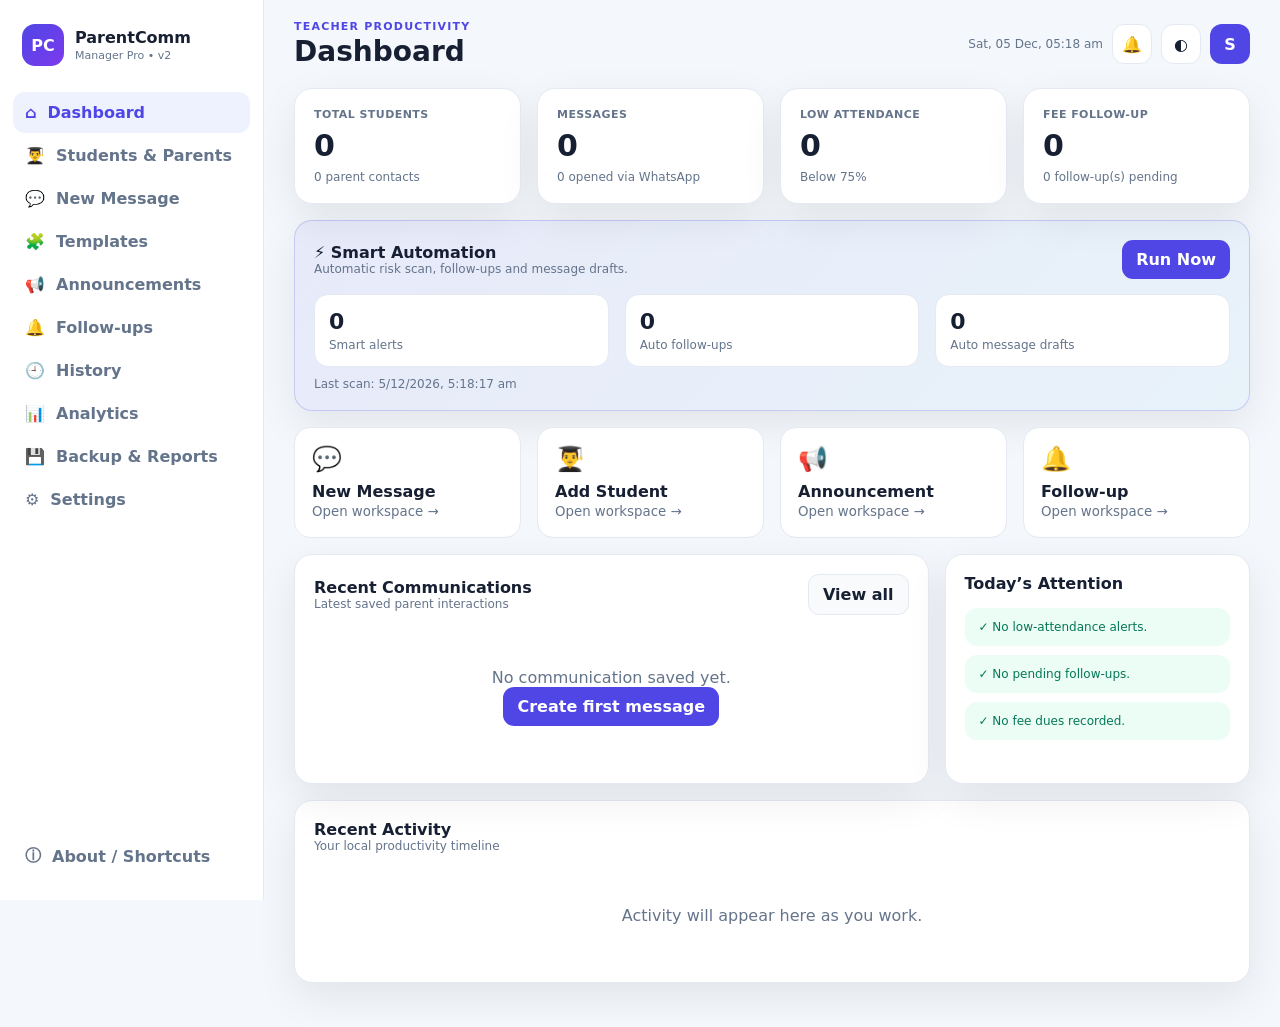
<file: index.html>
<!doctype html>
<html lang="en">
<head>
<meta charset="utf-8">
<meta name="viewport" content="width=device-width,initial-scale=1,viewport-fit=cover">
<meta name="theme-color" content="#4f46e5">
<meta name="description" content="Parent Communication Manager Pro — advanced local-first teacher productivity system">
<title>Parent Communication Manager Pro</title>
<link rel="manifest" href="./manifest.webmanifest">
<link rel="stylesheet" href="./assets/css/style.css">
</head>
<body>
<div id="lockScreen" class="lock-screen hidden"></div>
<div id="toastRoot" class="toast-root"></div>
<div id="modalRoot"></div>

<div class="app-shell">
  <aside class="sidebar" id="sidebar">
    <div class="brand">
      <div class="brand-mark">PC</div>
      <div><strong id="brandName">ParentComm</strong><span>Manager Pro • v2</span></div>
    </div>
    <nav id="nav">
      <button class="nav-item active" data-view="dashboard">⌂ <span>Dashboard</span></button>
      <button class="nav-item" data-view="students">👨‍🎓 <span>Students & Parents</span></button>
      <button class="nav-item" data-view="compose">💬 <span>New Message</span></button>
      <button class="nav-item" data-view="templates">🧩 <span>Templates</span></button>
      <button class="nav-item" data-view="announcements">📢 <span>Announcements</span></button>
      <button class="nav-item" data-view="followups">🔔 <span>Follow-ups</span></button>
      <button class="nav-item" data-view="history">🕘 <span>History</span></button>
      <button class="nav-item" data-view="analytics">📊 <span>Analytics</span></button>
      <button class="nav-item" data-view="backup">💾 <span>Backup & Reports</span></button>
      <button class="nav-item" data-view="settings">⚙️ <span>Settings</span></button>
    </nav>
    <div class="sidebar-bottom">
      <button class="nav-item" data-action="about">ⓘ <span>About / Shortcuts</span></button>
    </div>
  </aside>

  <main class="main">
    <header class="topbar">
      <div class="top-left">
        <button class="icon-btn mobile-menu" id="mobileMenu" aria-label="Menu">☰</button>
        <div><div class="eyebrow" id="pageEyebrow">Teacher Productivity</div><h1 id="pageTitle">Dashboard</h1></div>
      </div>
      <div class="top-actions">
        <div id="liveDate" class="live-date"></div>
        <button class="icon-btn" id="notifyBtn" title="Notifications">🔔<i id="notifyDot"></i></button>
        <button class="icon-btn" id="themeBtn" title="Toggle theme">◐</button>
        <button class="avatar" id="teacherAvatar" title="Settings">S</button>
      </div>
    </header>

    <section id="view-dashboard" class="view active"></section>
    <section id="view-students" class="view"></section>
    <section id="view-compose" class="view"></section>
    <section id="view-templates" class="view"></section>
    <section id="view-announcements" class="view"></section>
    <section id="view-followups" class="view"></section>
    <section id="view-history" class="view"></section>
    <section id="view-analytics" class="view"></section>
    <section id="view-backup" class="view"></section>
    <section id="view-settings" class="view"></section>
  </main>
</div>

<script src="./assets/js/app.js" defer></script>
</body>
</html>
</file>
<file: assets/css/style.css>
*{box-sizing:border-box}
:root{--bg:#f4f7fb;--panel:#fff;--panel2:#f8fafc;--text:#172033;--muted:#64748b;--line:#e4e9f2;--primary:#4f46e5;--primary2:#7c3aed;--good:#059669;--warn:#d97706;--danger:#dc2626;--shadow:0 14px 40px rgba(15,23,42,.08);--radius:18px}
*{scrollbar-width:thin}html,body{margin:0;min-height:100%;font-family:Inter,system-ui,-apple-system,BlinkMacSystemFont,"Segoe UI",Roboto,Arial,sans-serif;background:var(--bg);color:var(--text)}
body.dark{--bg:#0b1020;--panel:#111827;--panel2:#172033;--text:#f1f5f9;--muted:#94a3b8;--line:#263247;--shadow:0 18px 55px rgba(0,0,0,.28)}
button,input,textarea,select{font:inherit}button{cursor:pointer}
.app-shell{min-height:100vh;display:flex}.sidebar{width:264px;position:fixed;inset:0 auto 0 0;z-index:50;background:var(--panel);border-right:1px solid var(--line);padding:20px 13px;display:flex;flex-direction:column}
.brand{display:flex;gap:11px;align-items:center;padding:4px 9px 24px}.brand-mark{width:42px;height:42px;border-radius:13px;background:linear-gradient(135deg,var(--primary),var(--primary2));color:#fff;display:grid;place-items:center;font-weight:900}.brand strong{display:block}.brand span{display:block;font-size:11px;color:var(--muted);margin-top:2px}
.nav-item{width:100%;border:0;background:transparent;color:var(--muted);padding:11px 12px;border-radius:12px;text-align:left;display:flex;align-items:center;gap:11px;margin:2px 0;font-weight:700}.nav-item:hover{background:var(--panel2);color:var(--text)}.nav-item.active{background:#eef2ff;color:var(--primary)}body.dark .nav-item.active{background:#20264a}.sidebar-bottom{margin-top:auto}
.main{margin-left:264px;width:calc(100% - 264px);padding:0 30px 44px}.topbar{height:88px;display:flex;justify-content:space-between;align-items:center;gap:15px}.top-left{display:flex;align-items:center;gap:12px}.topbar h1{margin:2px 0 0;font-size:28px}.eyebrow{text-transform:uppercase;letter-spacing:.11em;font-size:11px;color:var(--primary);font-weight:900}.top-actions{display:flex;align-items:center;gap:9px}.live-date{font-size:12px;color:var(--muted)}
.icon-btn,.avatar{width:40px;height:40px;border:1px solid var(--line);border-radius:12px;background:var(--panel);color:var(--text)}.avatar{border:0;background:var(--primary);color:#fff;font-weight:900}.mobile-menu{display:none}
.view{display:none}.view.active{display:block}.grid{display:grid;gap:16px}.stats{grid-template-columns:repeat(4,minmax(0,1fr));margin-bottom:16px}.stat,.card{background:var(--panel);border:1px solid var(--line);border-radius:var(--radius);box-shadow:var(--shadow)}.stat{padding:19px}.stat .label{font-size:11px;color:var(--muted);font-weight:900;letter-spacing:.04em}.stat .value{font-size:30px;font-weight:900;margin:7px 0}.stat .sub{font-size:12px;color:var(--muted)}
.two{grid-template-columns:1.35fr .65fr}.three{grid-template-columns:repeat(3,1fr)}.card{padding:19px}.card-head{display:flex;justify-content:space-between;align-items:center;gap:12px;margin-bottom:15px}.card-title{font-size:16px;font-weight:900}.muted{color:var(--muted)}.small{font-size:12px}
.actions{display:flex;gap:8px;flex-wrap:wrap}.btn{border:0;border-radius:11px;padding:10px 14px;font-weight:800;display:inline-flex;align-items:center;justify-content:center;gap:7px}.btn-primary{background:var(--primary);color:#fff}.btn-secondary{background:var(--panel2);color:var(--text);border:1px solid var(--line)}.btn-success{background:#dcfce7;color:#047857}.btn-danger{background:#fee2e2;color:#b91c1c}.btn-warning{background:#fef3c7;color:#a16207}.btn-sm{padding:7px 9px;font-size:11px}
.quick-grid{grid-template-columns:repeat(4,1fr);margin-bottom:16px}.quick{padding:17px;text-align:left;border:1px solid var(--line);background:var(--panel);color:var(--text);border-radius:16px;transition:.18s}.quick:hover{transform:translateY(-2px);box-shadow:var(--shadow)}.quick b{display:block;margin-top:9px}
.toolbar{display:flex;align-items:center;justify-content:space-between;gap:12px;flex-wrap:wrap;margin-bottom:15px}.search{min-width:230px}.table-wrap{overflow:auto}.table{width:100%;border-collapse:collapse}.table th,.table td{padding:12px 9px;border-bottom:1px solid var(--line);text-align:left;font-size:13px;vertical-align:middle}.table th{text-transform:uppercase;font-size:10px;letter-spacing:.05em;color:var(--muted);white-space:nowrap}.table td{white-space:nowrap}.table tr:last-child td{border-bottom:0}
.pill{display:inline-flex;align-items:center;padding:5px 9px;border-radius:99px;font-size:10px;font-weight:900;background:var(--panel2);color:var(--muted)}.pill.good{background:#dcfce7;color:#047857}.pill.warn{background:#fef3c7;color:#a16207}.pill.bad{background:#fee2e2;color:#b91c1c}.pill.info{background:#e0e7ff;color:#3730a3}
.form-grid{display:grid;grid-template-columns:repeat(2,minmax(0,1fr));gap:13px}.field{display:flex;flex-direction:column;gap:6px}.field.full{grid-column:1/-1}.field label{font-size:11px;font-weight:850;color:var(--muted)}.field input,.field textarea,.field select{width:100%;border:1px solid var(--line);background:var(--panel);color:var(--text);border-radius:11px;padding:11px 12px;outline:0}.field textarea{min-height:150px;resize:vertical}.field input:focus,.field textarea:focus,.field select:focus{border-color:var(--primary);box-shadow:0 0 0 3px rgba(79,70,229,.10)}
.empty{text-align:center;padding:38px 14px;color:var(--muted)}.notice{padding:12px 14px;border-radius:12px;background:#eef2ff;color:#3730a3;font-size:12px}.notice.warn{background:#fff7ed;color:#9a3412}.notice.danger{background:#fff1f2;color:#be123c}.notice.good{background:#ecfdf5;color:#047857}
.message-preview{white-space:pre-wrap;line-height:1.65;background:var(--panel2);border:1px dashed var(--line);padding:15px;border-radius:14px;min-height:180px}.split{display:grid;grid-template-columns:1fr 1fr;gap:16px}
.template-grid{display:grid;grid-template-columns:repeat(2,1fr);gap:13px}.template-card{padding:15px;border:1px solid var(--line);border-radius:15px;background:var(--panel2)}.template-card h3{margin:0 0 5px;font-size:14px}.template-card p{font-size:12px;color:var(--muted);white-space:pre-wrap;max-height:100px;overflow:hidden}
.kpi{display:flex;justify-content:space-between;align-items:center;padding:10px 0;border-bottom:1px solid var(--line)}.kpi:last-child{border-bottom:0}.bar{height:9px;background:var(--panel2);border-radius:99px;overflow:hidden}.bar i{display:block;height:100%;background:linear-gradient(90deg,var(--primary),var(--primary2));border-radius:inherit}
.chart{height:220px;display:flex;align-items:end;gap:8px;padding:12px 4px}.chart-col{height:100%;flex:1;display:flex;flex-direction:column;justify-content:end;align-items:center;gap:5px}.chart-bar{width:min(34px,75%);background:linear-gradient(180deg,var(--primary2),var(--primary));border-radius:8px 8px 3px 3px;min-height:3px}.chart-label,.chart-num{font-size:10px;color:var(--muted)}
.switch-row{display:flex;justify-content:space-between;align-items:center;padding:14px 0;border-bottom:1px solid var(--line)}.switch{width:46px;height:25px;border-radius:99px;border:0;background:#cbd5e1;position:relative}.switch:after{content:"";width:19px;height:19px;background:#fff;border-radius:50%;position:absolute;top:3px;left:3px;transition:.18s}.switch.on{background:var(--primary)}.switch.on:after{left:24px}
.modal-backdrop{position:fixed;inset:0;background:rgba(2,6,23,.58);z-index:100;display:grid;place-items:center;padding:17px}.modal{width:min(760px,100%);max-height:91vh;overflow:auto;background:var(--panel);border:1px solid var(--line);border-radius:21px;padding:21px;box-shadow:0 35px 100px rgba(0,0,0,.28)}.modal-head{display:flex;align-items:center;justify-content:space-between;margin-bottom:17px}.modal h2{margin:0;font-size:20px}
.toast-root{position:fixed;right:16px;bottom:16px;z-index:200;display:flex;flex-direction:column;gap:8px}.toast{background:#111827;color:#fff;padding:12px 14px;border-radius:12px;font-size:12px;box-shadow:var(--shadow)}.toast.good{background:#047857}.toast.bad{background:#b91c1c}.toast.warn{background:#a16207}
.lock-screen{position:fixed;inset:0;z-index:500;background:rgba(11,16,32,.96);color:#fff;display:grid;place-items:center;padding:20px}.lock-screen.hidden{display:none}.lock-card{width:min(390px,100%);padding:26px;border-radius:22px;background:#111827;border:1px solid #263247;text-align:center}.lock-card input{width:100%;padding:12px;border-radius:11px;border:1px solid #334155;background:#0b1020;color:#fff;margin:15px 0}
.install-banner{position:fixed;left:18px;right:18px;bottom:18px;z-index:90;background:var(--panel);border:1px solid var(--line);box-shadow:var(--shadow);border-radius:15px;padding:12px 14px;display:flex;align-items:center;justify-content:space-between;gap:10px}
@media(max-width:1080px){.stats{grid-template-columns:repeat(2,1fr)}.quick-grid{grid-template-columns:repeat(2,1fr)}.two{grid-template-columns:1fr}.template-grid,.three{grid-template-columns:1fr}}
@media(max-width:760px){.sidebar{transform:translateX(-105%);transition:.2s}.sidebar.open{transform:none}.main{margin-left:0;width:100%;padding:0 13px 30px}.mobile-menu{display:block}.topbar{height:76px}.topbar h1{font-size:21px}.live-date{display:none}.stats,.quick-grid,.form-grid,.split{grid-template-columns:1fr}.card,.stat{padding:15px}.toolbar{align-items:stretch}.toolbar .actions{width:100%}.search{width:100%;min-width:100%}.btn{flex:0 0 auto}.table{min-width:760px}}
@media print{.sidebar,.topbar,.no-print,.btn,.icon-btn{display:none!important}.main{margin:0;width:100%;padding:0}.view{display:none!important}.view.print-target{display:block!important}.card,.stat{box-shadow:none;border:0}}

/* v2.1 reliability + automation polish */
button, input, select, textarea { font: inherit; }
button { cursor: pointer; }
button:disabled { opacity:.55; cursor:not-allowed; }
.mini-stat{padding:14px;border:1px solid var(--line);border-radius:14px;background:var(--panel);display:flex;flex-direction:column;gap:4px}
.mini-stat b{font-size:22px}.mini-stat span{font-size:12px;color:var(--muted)}
.automation-card{border:1px solid rgba(79,70,229,.22);background:linear-gradient(135deg,rgba(79,70,229,.07),rgba(14,165,233,.05))}
@media(max-width:760px){
  .app-shell{display:block}.sidebar{position:fixed;z-index:50;transform:translateX(-110%);transition:.2s}
  .sidebar.open{transform:translateX(0)}.main{width:100%;min-width:0}
  .topbar{padding:12px}.top-actions .live-date{display:none}
  .grid.two,.grid.three,.grid.split{grid-template-columns:1fr!important}
  .toolbar{align-items:stretch}.toolbar .actions{width:100%}.toolbar .actions>*{max-width:100%}
  .table-wrap{overflow-x:auto}.table{min-width:680px}
  .modal{width:calc(100vw - 24px);max-height:90vh;overflow:auto}
  .form-grid{grid-template-columns:1fr!important}.field.full{grid-column:auto!important}
}
</file>
